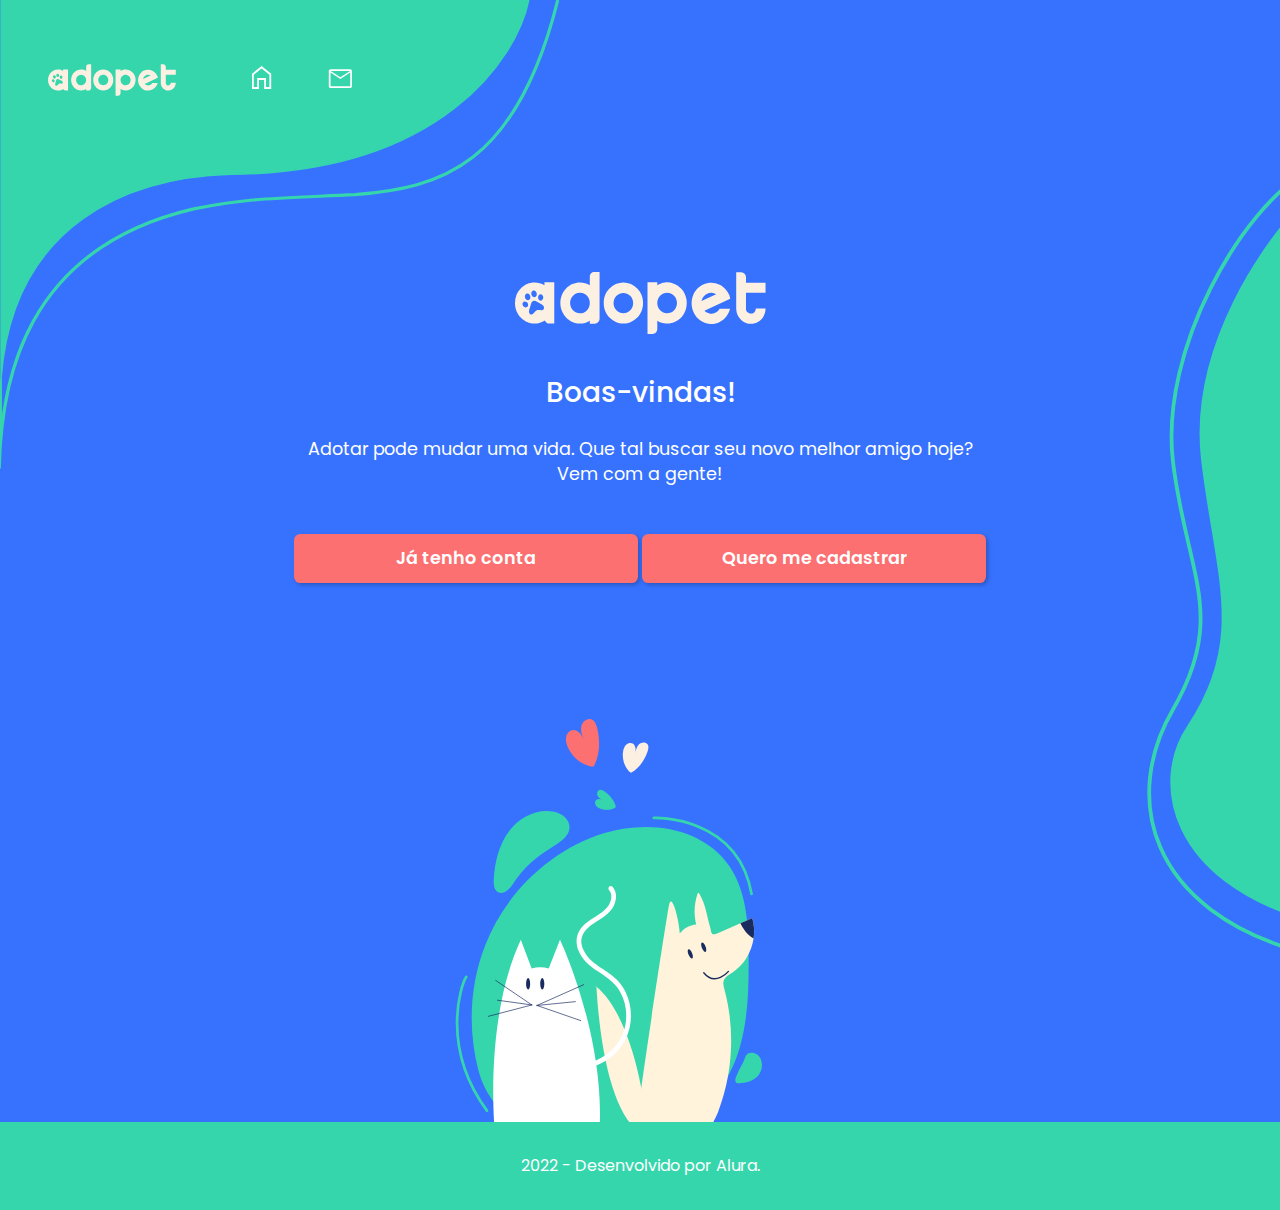
<file: index.html>
<!DOCTYPE html>
<html lang="pt-BR">

<head>
    <meta charset="UTF-8">
    <meta http-equiv="X-UA-Compatible" content="IE=edge">
    <meta name="viewport" content="width=device-width, initial-scale=1.0">
    <title>AdoPet - Página Inicial</title>
    <link rel="preconnect" href="https://fonts.googleapis.com">
    <link rel="preconnect" href="https://fonts.gstatic.com" crossorigin>
    <link href="https://fonts.googleapis.com/css2?family=IBM+Plex+Sans:wght@500&family=Poppins:wght@400;600&display=swap" rel="stylesheet">
    <link rel="stylesheet" href="./style.css">
</head>

<body class="body-inicial">

    <header class="cabecalho">
        <div class="cabecalho__completo">
            <img src="./img/logo-branca.svg" alt="Logo da Adopet" class="cabecalho__logo">
            <nav class="cabecalho__menu">
                <a href="#"><img src="./img/home.svg" alt="Ícone da home"></a>
                <a href="#"><img src="./img/mail.svg" alt="Ícone de contato"></a>
            </nav>
        </div>
    </header>

    <main>
        <section class="chamada">
            <img src="./img/logo-branca.svg" alt="Logo da AdoPet" class="chamada__logo">
            <h1 class="chamada__titulo">Boas-vindas!</h1>
            <p class="chamada__texto-mobile">Que tal mudar sua vida adotando seu novo melhor amigo? Vem com a gente!</p>
            <p class="chamada__texto-tablet">Adotar pode mudar uma vida. Que tal buscar seu novo melhor amigo hoje?</p>
            <p class="chamada__texto-tablet">Vem com a gente!</p>
            <ul class="chamada__botao">
                <li class="botao__item"><a href="#" class="botao__texto">Já tenho conta</a></li>
                <li class="botao__item"><a href="#" class="botao__texto">Quero me cadastrar</a></li>
            </ul>
        </section>
    </main>

    <footer class="rodape">
        <p>2022 - Desenvolvido por Alura.</p>
    </footer>

</body>
</html>
</file>
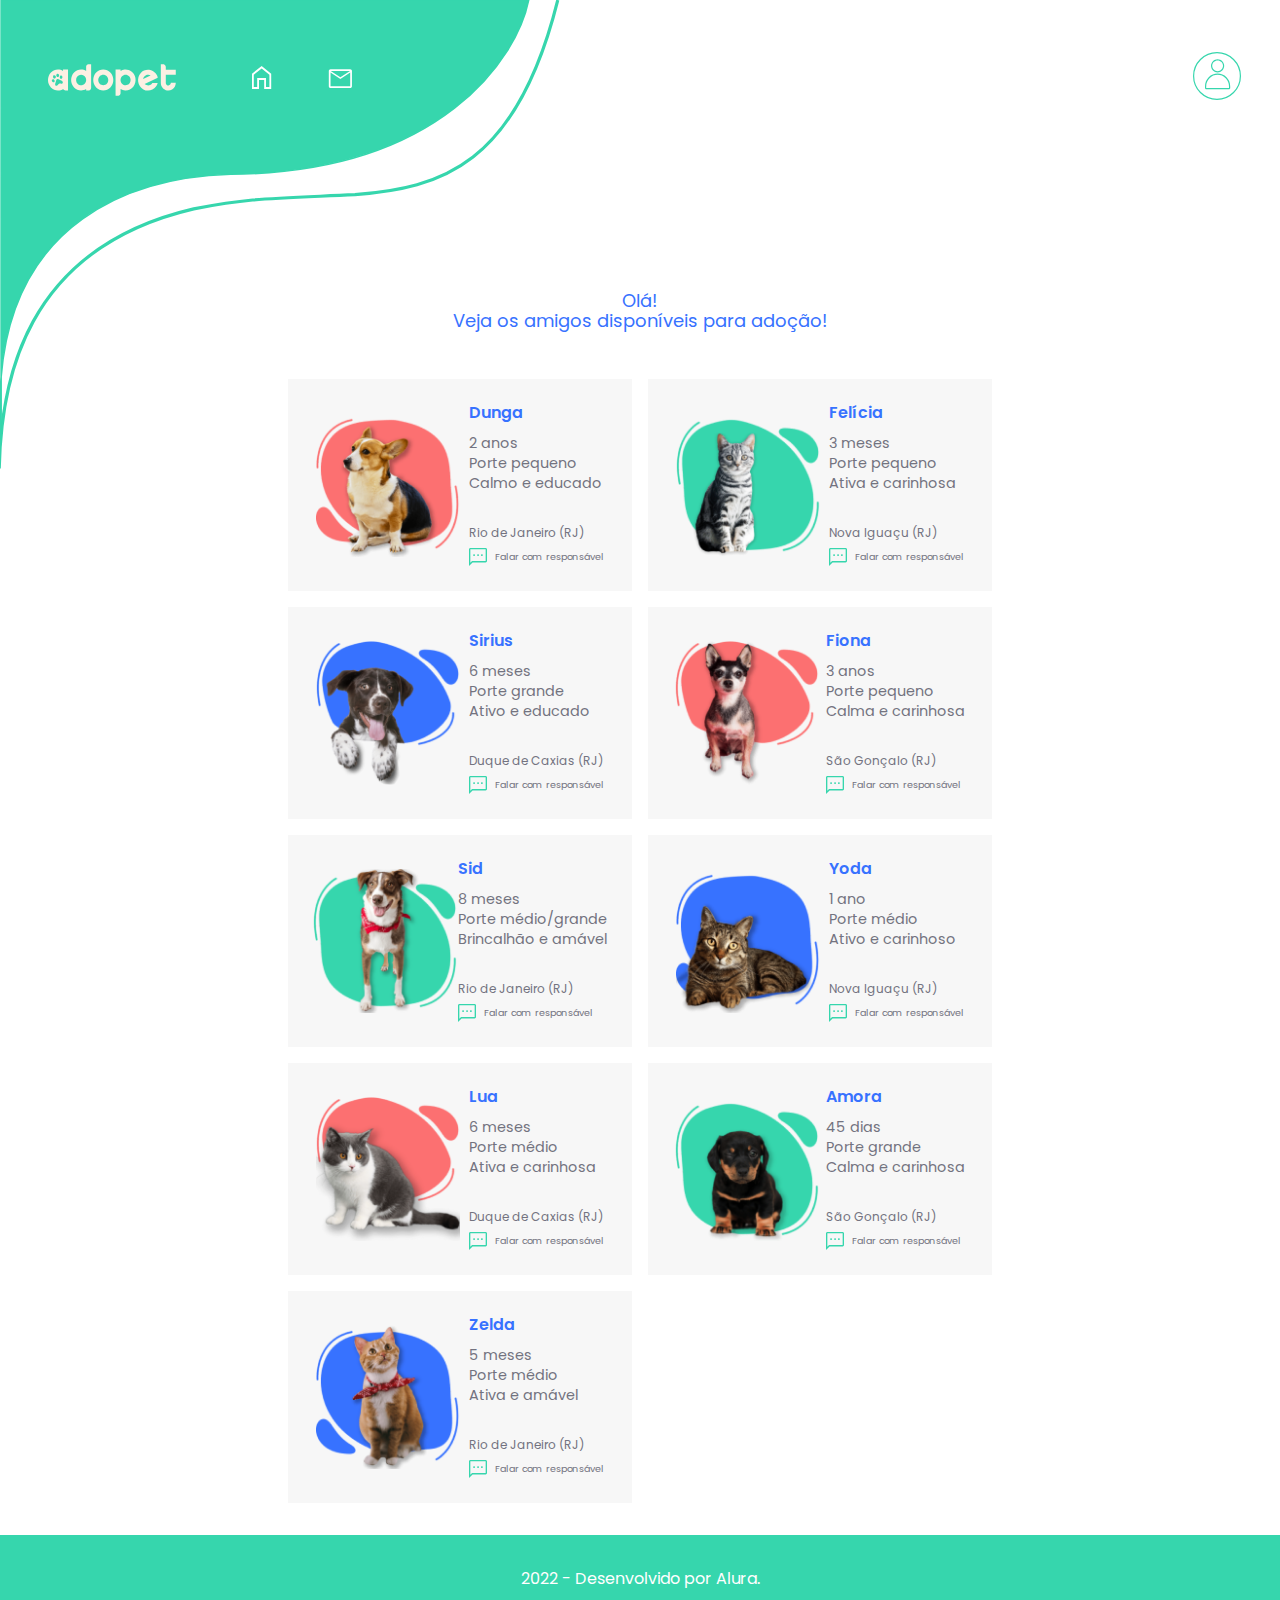
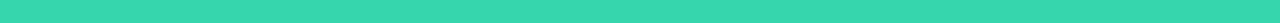
<file: pages/home.html>
<!DOCTYPE html>
<html lang="pt-BR">

<head>
    <meta charset="UTF-8">
    <meta http-equiv="X-UA-Compatible" content="IE=edge">
    <meta name="viewport" content="width=device-width, initial-scale=1.0">
    <title>AdoPet - Home</title>
    <link rel="preconnect" href="https://fonts.googleapis.com">
    <link rel="preconnect" href="https://fonts.gstatic.com" crossorigin>
    <link href="https://fonts.googleapis.com/css2?family=IBM+Plex+Sans:wght@500&family=Poppins:wght@400;600&display=swap" rel="stylesheet">
    <link rel="stylesheet" href="../style.css">
</head>

<body class="body-usuario">
    
    <header class="cabecalho__usuario">
        <div class="cabecalho__completo">
            <img src="../img/logo-branca.svg" alt="Logo da Adopet" class="cabecalho__logo">
            <nav class="cabecalho__menu">
                <a href="#"><img src="../img/home.svg" alt="Ícone da home"></a>
                <a href="#"><img src="../img/mail.svg" alt="Ícone de contato"></a>
            </nav>
        </div>
        <a href="#" ><img src="../img/user.svg" alt="Ícone do perfil de usuário" class="usuario__icone"></a>  
    </header>
    
    <main>
        <section class="galeria">
            <p class="galeria__texto"><span>Olá!</span> Veja os amigos disponíveis para adoção!</p>
            
            <ul class="lista-pets">
                <li class="lista-pets__item">
                    <img src="../img/imagem-dunga.png" alt="Imagem do Dunga" class="item__imagem">
                    <div>
                        <h2 class="caracteristicas__nome">Dunga</h2>
                        <ul>
                            <li><p class="caracteristicas__item">2 anos</p></li>
                            <li><p class="caracteristicas__item">Porte pequeno</p></li>
                            <li><p class="caracteristicas__item">Calmo e educado</p></li>
                        </ul>

                        <p class="caracteristicas__local">Rio de Janeiro (RJ)</p>

                        <div class="caracteristicas__contato">
                            <img src="../img/icone-mensagem.svg" alt="Ícone de mensagem">
                            <a href="#" class="contato__ancora">Falar com responsável</a>
                        </div>
                    </div>
                </li>  

                <li class="lista-pets__item">
                    <img src="../img/imagem-felicia.png" alt="Imagem da Felícia" class="item__imagem">
                    <div>
                        <h2 class="caracteristicas__nome">Felícia</h2>
                        <ul>
                            <li><p class="caracteristicas__item">3 meses</p></li>
                            <li><p class="caracteristicas__item">Porte pequeno</p></li>
                            <li><p class="caracteristicas__item">Ativa e carinhosa</p></li>
                        </ul>

                        <p class="caracteristicas__local">Nova Iguaçu (RJ)</p>

                        <div class="caracteristicas__contato">
                            <img src="../img/icone-mensagem.svg" alt="Ícone de mensagem">
                            <a href="#" class="contato__ancora">Falar com responsável</a>
                        </div>
                    </div>
                </li>

                <li class="lista-pets__item">
                    <img src="../img/imagem-sirius.png" alt="Imagem do Sirius" class="item__imagem">
                    <div>
                        <h2 class="caracteristicas__nome">Sirius</h2>
                        <ul>
                            <li><p class="caracteristicas__item">6 meses</p></li>
                            <li><p class="caracteristicas__item">Porte grande</p></li>
                            <li><p class="caracteristicas__item">Ativo e educado</p></li>
                        </ul>

                        <p class="caracteristicas__local">Duque de Caxias (RJ)</p>

                        <div class="caracteristicas__contato">
                            <img src="../img/icone-mensagem.svg" alt="Ícone de mensagem">
                            <a href="#" class="contato__ancora">Falar com responsável</a>
                        </div>
                    </div>
                </li>

                <li class="lista-pets__item">
                    <img src="../img/imagem-fiona.png" alt="Imagem da Fiona" class="item__imagem">
                    <div>
                        <h2 class="caracteristicas__nome">Fiona</h2>
                        <ul>
                            <li><p class="caracteristicas__item">3 anos</p></li>
                            <li><p class="caracteristicas__item">Porte pequeno</p></li>
                            <li><p class="caracteristicas__item">Calma e carinhosa</p></li>
                        </ul>

                        <p class="caracteristicas__local">São Gonçalo (RJ)</p>

                        <div class="caracteristicas__contato">
                            <img src="../img/icone-mensagem.svg" alt="Ícone de mensagem">
                            <a href="#" class="contato__ancora">Falar com responsável</a>
                        </div>
                    </div>
                </li>

                <li class="lista-pets__item">
                    <img src="../img/imagem-sid.png" alt="Imagem do Sid" class="item__imagem">
                    <div>
                        <h2 class="caracteristicas__nome">Sid</h2>
                        <ul>
                            <li><p class="caracteristicas__item">8 meses</p></li>
                            <li><p class="caracteristicas__item">Porte médio/grande</p></li>
                            <li><p class="caracteristicas__item">Brincalhão e amável</p></li>
                        </ul>

                        <p class="caracteristicas__local">Rio de Janeiro (RJ)</p>

                        <div class="caracteristicas__contato">
                            <img src="../img/icone-mensagem.svg" alt="Ícone de mensagem">
                            <a href="#" class="contato__ancora">Falar com responsável</a>
                        </div>
                    </div>
                </li>

                <li class="lista-pets__item">
                    <img src="../img/imagem-yoda.png" alt="Imagem do Yoda" class="item__imagem">
                    <div>
                        <h2 class="caracteristicas__nome">Yoda</h2>
                        <ul>
                            <li><p class="caracteristicas__item">1 ano</p></li>
                            <li><p class="caracteristicas__item">Porte médio</p></li>
                            <li><p class="caracteristicas__item">Ativo e carinhoso</p></li>
                        </ul>

                        <p class="caracteristicas__local">Nova Iguaçu (RJ)</p>

                        <div class="caracteristicas__contato">
                            <img src="../img/icone-mensagem.svg" alt="Ícone de mensagem">
                            <a href="#" class="contato__ancora">Falar com responsável</a>
                        </div>
                    </div>
                </li>

                <li class="lista-pets__item">
                    <img src="../img/imagem-lua.png" alt="Imagem da Lua" class="item__imagem">
                    <div>
                        <h2 class="caracteristicas__nome">Lua</h2>
                        <ul>
                            <li><p class="caracteristicas__item">6 meses</p></li>
                            <li><p class="caracteristicas__item">Porte médio</p></li>
                            <li><p class="caracteristicas__item">Ativa e carinhosa</p></li>
                        </ul>

                        <p class="caracteristicas__local">Duque de Caxias (RJ)</p>

                        <div class="caracteristicas__contato">
                            <img src="../img/icone-mensagem.svg" alt="Ícone de mensagem">
                            <a href="#" class="contato__ancora">Falar com responsável</a>
                        </div>
                    </div>
                </li>

                <li class="lista-pets__item">
                    <img src="../img/imagem-amora.png" alt="Imagem da Amora" class="item__imagem">
                    <div>
                        <h2 class="caracteristicas__nome">Amora</h2>
                        <ul>
                            <li><p class="caracteristicas__item">45 dias</p></li>
                            <li><p class="caracteristicas__item">Porte grande</p></li>
                            <li><p class="caracteristicas__item">Calma e carinhosa</p></li>
                        </ul>

                        <p class="caracteristicas__local">São Gonçalo (RJ)</p>

                        <div class="caracteristicas__contato">
                            <img src="../img/icone-mensagem.svg" alt="Ícone de mensagem">
                            <a href="#" class="contato__ancora">Falar com responsável</a>
                        </div>
                    </div>
                </li>

                <li class="lista-pets__item">
                    <img src="../img/imagem-zelda.png" alt="Imagem da Zelda" class="item__imagem">
                    <div>
                        <h2 class="caracteristicas__nome">Zelda</h2>
                        <ul>
                            <li><p class="caracteristicas__item">5 meses</p></li>
                            <li><p class="caracteristicas__item">Porte médio</p></li>
                            <li><p class="caracteristicas__item">Ativa e amável</p></li>
                        </ul>

                        <p class="caracteristicas__local">Rio de Janeiro (RJ)</p>

                        <div class="caracteristicas__contato">
                            <img src="../img/icone-mensagem.svg" alt="Ícone de mensagem">
                            <a href="#" class="contato__ancora">Falar com responsável</a>
                        </div>
                    </div>
                </li>
            </ul>
        </section>
    </main>

    <footer class="rodape">
        <p>2022 - Desenvolvido por Alura.</p>
    </footer>
    
</body>
</html>
</file>
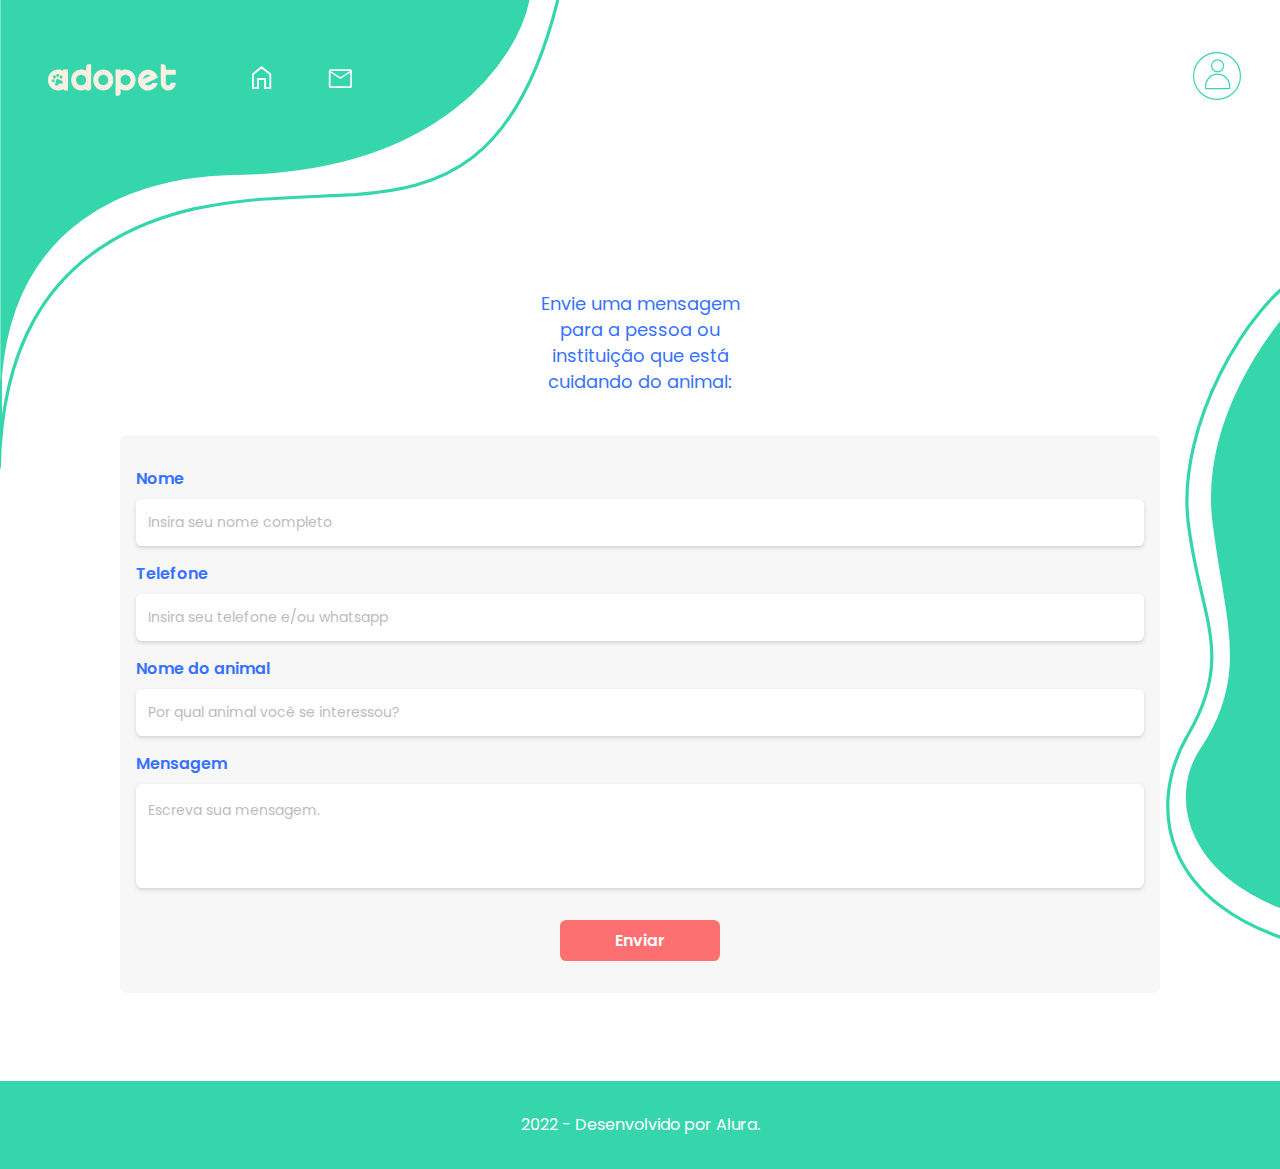
<file: pages/mensagem.html>
<!DOCTYPE html>
<html lang="pt-BR">

<head>
    <meta charset="UTF-8">
    <meta http-equiv="X-UA-Compatible" content="IE=edge">
    <meta name="viewport" content="width=device-width, initial-scale=1.0">
    <title>AdoPet - Mensagem</title>
    <link rel="preconnect" href="https://fonts.googleapis.com">
    <link rel="preconnect" href="https://fonts.gstatic.com" crossorigin>
    <link href="https://fonts.googleapis.com/css2?family=IBM+Plex+Sans:wght@500&family=Poppins:wght@400;600&display=swap" rel="stylesheet">
    <link rel="stylesheet" href="../style.css">
</head>

<body class="body-usuario body-mensagem">
    
    <header class="cabecalho__usuario">
        <div class="cabecalho__completo">
            <img src="../img/logo-branca.svg" alt="Logo da Adopet" class="cabecalho__logo">
            <nav class="cabecalho__menu">
                <a href="#"><img src="../img/home.svg" alt="Ícone da home"></a>
                <a href="#"><img src="../img/mail.svg" alt="Ícone de contato"></a>
            </nav>
        </div>
        <a href="#" ><img src="../img/user.svg" alt="Ícone do perfil de usuário" class="usuario__icone"></a>  
    </header>

    <main>
        <section class="mensagem">
            <p class="mensagem__titulo">Envie uma mensagem para a pessoa ou instituição que está cuidando do animal:</p>

            <form class="mensagem__formulario">
                <div class="container-mensagem">
                    <label for="nome">Nome</label>
                    <input type="text" id="nome" class="container-mensagem__campo" placeholder="Insira seu nome completo">
                </div>

                <div class="container-mensagem">
                    <label for="telefone">Telefone</label>
                    <input type="tel" id="telefone" class="container-mensagem__campo" placeholder="Insira seu telefone e/ou whatsapp">
                </div>

                <div class="container-mensagem">
                    <label for="animal">Nome do animal</label>
                    <input type="text" id="animal" class="container-mensagem__campo" placeholder="Por qual animal você se interessou?">
                </div>

                <div class="container-mensagem">
                    <label for="mensagem">Mensagem</label>
                    <textarea name="" id="mensagem" cols="30" rows="10" class="container-mensagem__campo" placeholder="Escreva sua mensagem."></textarea>
                </div>

                <button type="submit" class="formulario__botao">Enviar</button>
            </form>
        </section>

    </main>

    <footer class="rodape">
        <p>2022 - Desenvolvido por Alura.</p>
    </footer>

</body>
</html>
</file>
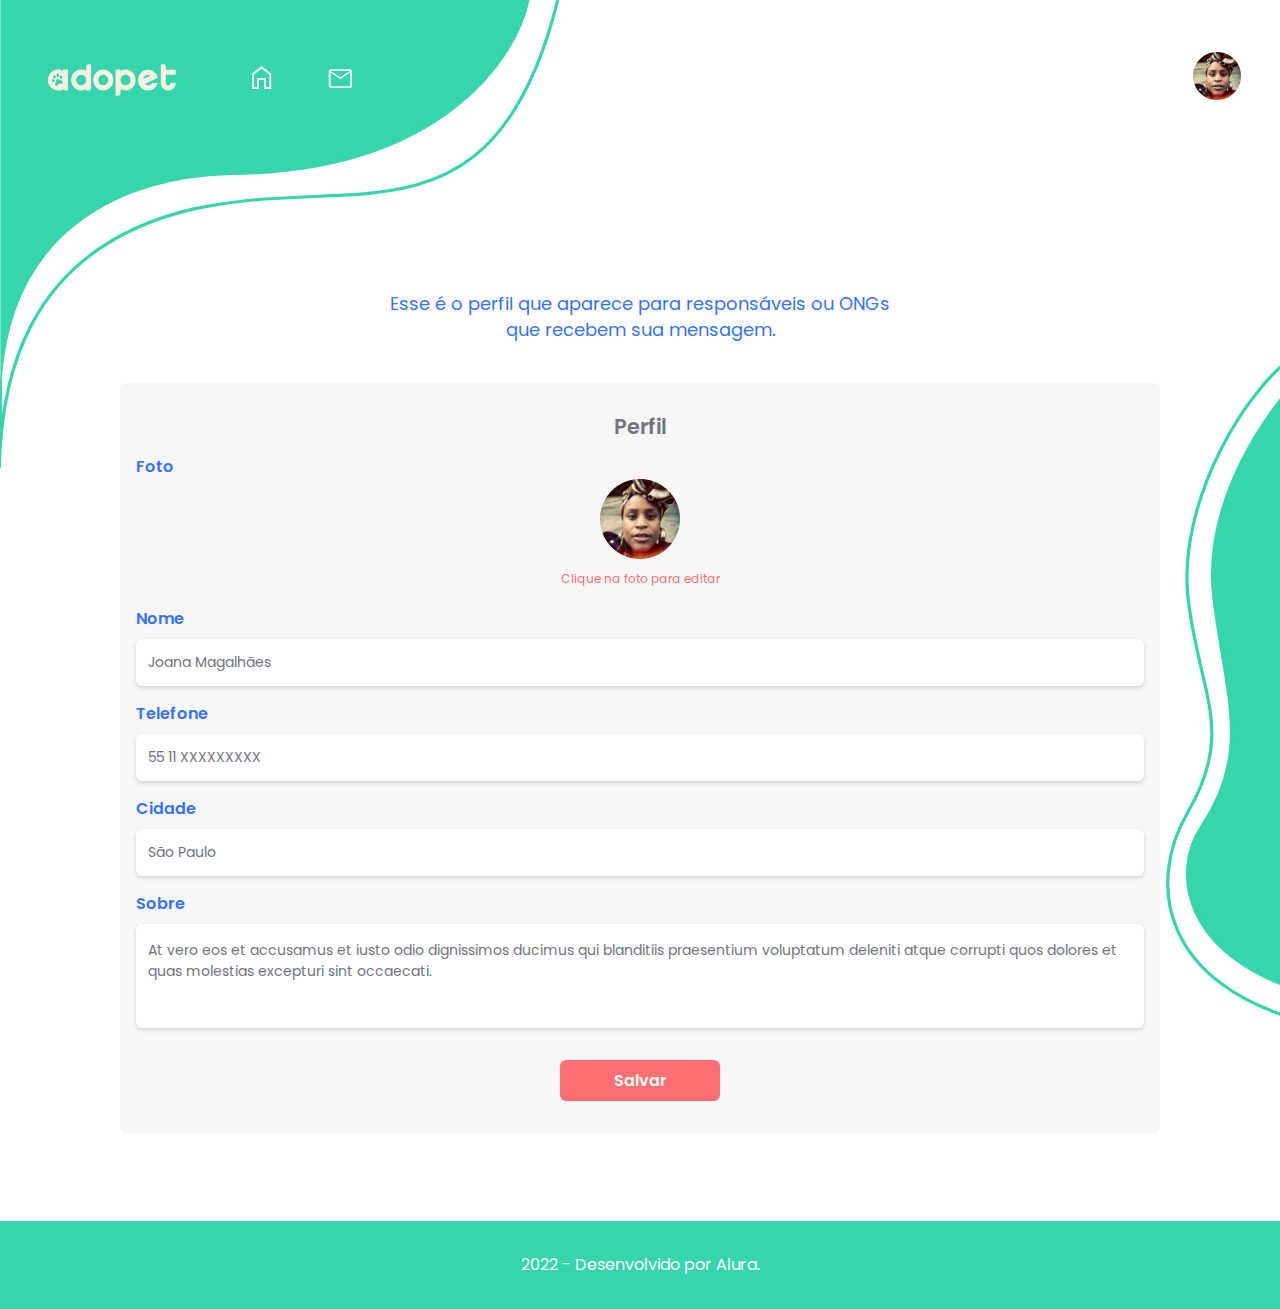
<file: pages/perfil.html>
<!DOCTYPE html>
<html lang="pt-BR">

<head>
    <meta charset="UTF-8">
    <meta http-equiv="X-UA-Compatible" content="IE=edge">
    <meta name="viewport" content="width=device-width, initial-scale=1.0">
    <title>AdoPet - Perfil</title>
    <link rel="preconnect" href="https://fonts.googleapis.com">
    <link rel="preconnect" href="https://fonts.gstatic.com" crossorigin>
    <link href="https://fonts.googleapis.com/css2?family=IBM+Plex+Sans:wght@500&family=Poppins:wght@400;600&display=swap" rel="stylesheet">
    <link rel="stylesheet" href="../style.css">
</head>

<body class="body-usuario body-mensagem">
    
    <header class="cabecalho__usuario">
        <div class="cabecalho__completo">
            <img src="../img/logo-branca.svg" alt="Logo da Adopet" class="cabecalho__logo">
            <nav class="cabecalho__menu">
                <a href="#"><img src="../img/home.svg" alt="Ícone da home"></a>
                <a href="#"><img src="../img/mail.svg" alt="Ícone de contato"></a>
            </nav>
        </div>
        <a href="#" ><img src="../img/user-perfil-formulario.png" alt="Foto de perfil do usuário" class="usuario__icone usuario__foto"></a>  
    </header>

    <main>
        <section class="mensagem">
            <p class="mensagem__titulo perfil__titulo">Esse é o perfil que aparece para responsáveis ou ONGs que recebem sua mensagem.</p>

            <form class="mensagem__formulario">
                <h2 class="mensagem__perfil">Perfil</h2>

                <div class="container-mensagem">
                    <label>Foto</label>
                    <div class="perfil__foto">
                        <a href="#"><img src="../img/user-perfil-formulario.png" alt="Foto de perfil do usuario"></a>
                        <p>Clique na foto para editar</p>   
                    </div>
                </div>

                <div class="container-mensagem">
                    <label for="nome">Nome</label>
                    <input type="text" id="nome" class="container-mensagem__campo container-perfil__campo" placeholder="Joana Magalhães">
                </div>

                <div class="container-mensagem">
                    <label for="telefone">Telefone</label>
                    <input type="tel" id="telefone" class="container-mensagem__campo container-perfil__campo" placeholder="55 11 XXXXXXXXX">
                </div>

                <div class="container-mensagem">
                    <label for="cidade">Cidade</label>
                    <input type="text" id="cidade" class="container-mensagem__campo container-perfil__campo" placeholder="São Paulo">
                </div>

                <div class="container-mensagem">
                    <label for="sobre">Sobre</label>
                    <textarea name="" id="sobre" class="container-mensagem__campo container-perfil__campo" required placeholder="At vero eos et accusamus et iusto odio dignissimos ducimus qui blanditiis praesentium voluptatum deleniti atque corrupti quos dolores et quas molestias excepturi sint occaecati."></textarea>
                </div>

                <button type="submit" class="formulario__botao">Salvar</button>
                
            </form>
        </section>
    </main>

    <footer class="rodape">
        <p>2022 - Desenvolvido por Alura.</p>
    </footer>

</body>
</html>
</file>
<file: style.css>
@import url(./css/reset.css);
@import url(./css/index.css);
@import url(./css/cadastro.css);
@import url(./css/login.css);
@import url(./css/home.css);
@import url(./css/mensagem.css);
@import url(./css/perfil.css);

:root {
    --azul: #3772FF;
    --branco: #FFFFFF;
    --verde: #36D6AD;
    --coral: #FC7071;
    --creme: #FCF0E3;
    --cinza: #737380;
    --cinza-claro: #BCBCBC;
    --cinza-fundo: #F6F6F6;
    --cinza-claro-bg: #f7f7f7;


    --fonte-principal: 'Poppins', sans-serif;
    --fonte-secundaria: 'IBM Plex Sans', sans-serif;
}

body {
    font-family: var(--fonte-principal);
    font-size: 1rem;
    font-weight: 400;
    line-height: 1.5rem;
}


/*------------------------------header*/

.cabecalho {
    margin: 3rem 2.75rem 0 3rem;
}

.cabecalho__menu { /*MUDANÇA DE nav alterei para menu*/
    display: flex;
    align-items: flex-end;
    justify-content: space-between;
    width: 100px;
}

.cabecalho__logo {
    display: none;
}

/*---header home.html e mensagem.html*/

.cabecalho__usuario {
    display: flex;
    justify-content: space-between;
    align-items: center;
    margin: 2.45rem 2.45rem 0 3rem;
}

/*---header perfil.html*/

.usuario__foto {
    width: 2.5rem;
    height: 2.5rem;
}


/*------------------------------footer*/

.rodape {
    background-color: var(--verde);
    color: var(--branco);
    padding: 2rem 0;
    text-align: center;
}


/*------------------------------TABLET*/

@media screen and (min-width: 768px) {

    .cabecalho {
        margin-top: 4rem;
    }

    .cabecalho__completo {
        display: flex;
        justify-content: space-between;
        width: 19rem;
    }

    .cabecalho__logo {
        display: inline;
        height: 2rem;
        width: 8rem;
    }

    /*---header home.html e mensagem.html*/

    .cabecalho__usuario {
        margin-top: 3.25rem;
    }

    .usuario__icone {
        width: 3rem;
    }

    /*---header perfil.html*/

    .usuario__foto {
        width: 3rem;
        height: 3rem;
    }
}


/*------------------------------DESKTOP*/

@media screen and (min-width: 1440px) {
    
    .cabecalho {
        margin-left: 10rem;
    }

    .cabecalho__completo {
        width: 251px;
    }

    .cabecalho__logo {
        margin-right: 3rem;
    }

    /*---header home.html e mensagem.html*/

    .cabecalho__usuario {
        margin: 3rem 10.75rem 0 10rem;
    }

    .usuario__icone {
        width: 3.5rem;
    }

    /*---header perfil.html*/

    .usuario__foto {
        width: 3.5rem;
        height: 3.5rem;
    }
}
</file>
